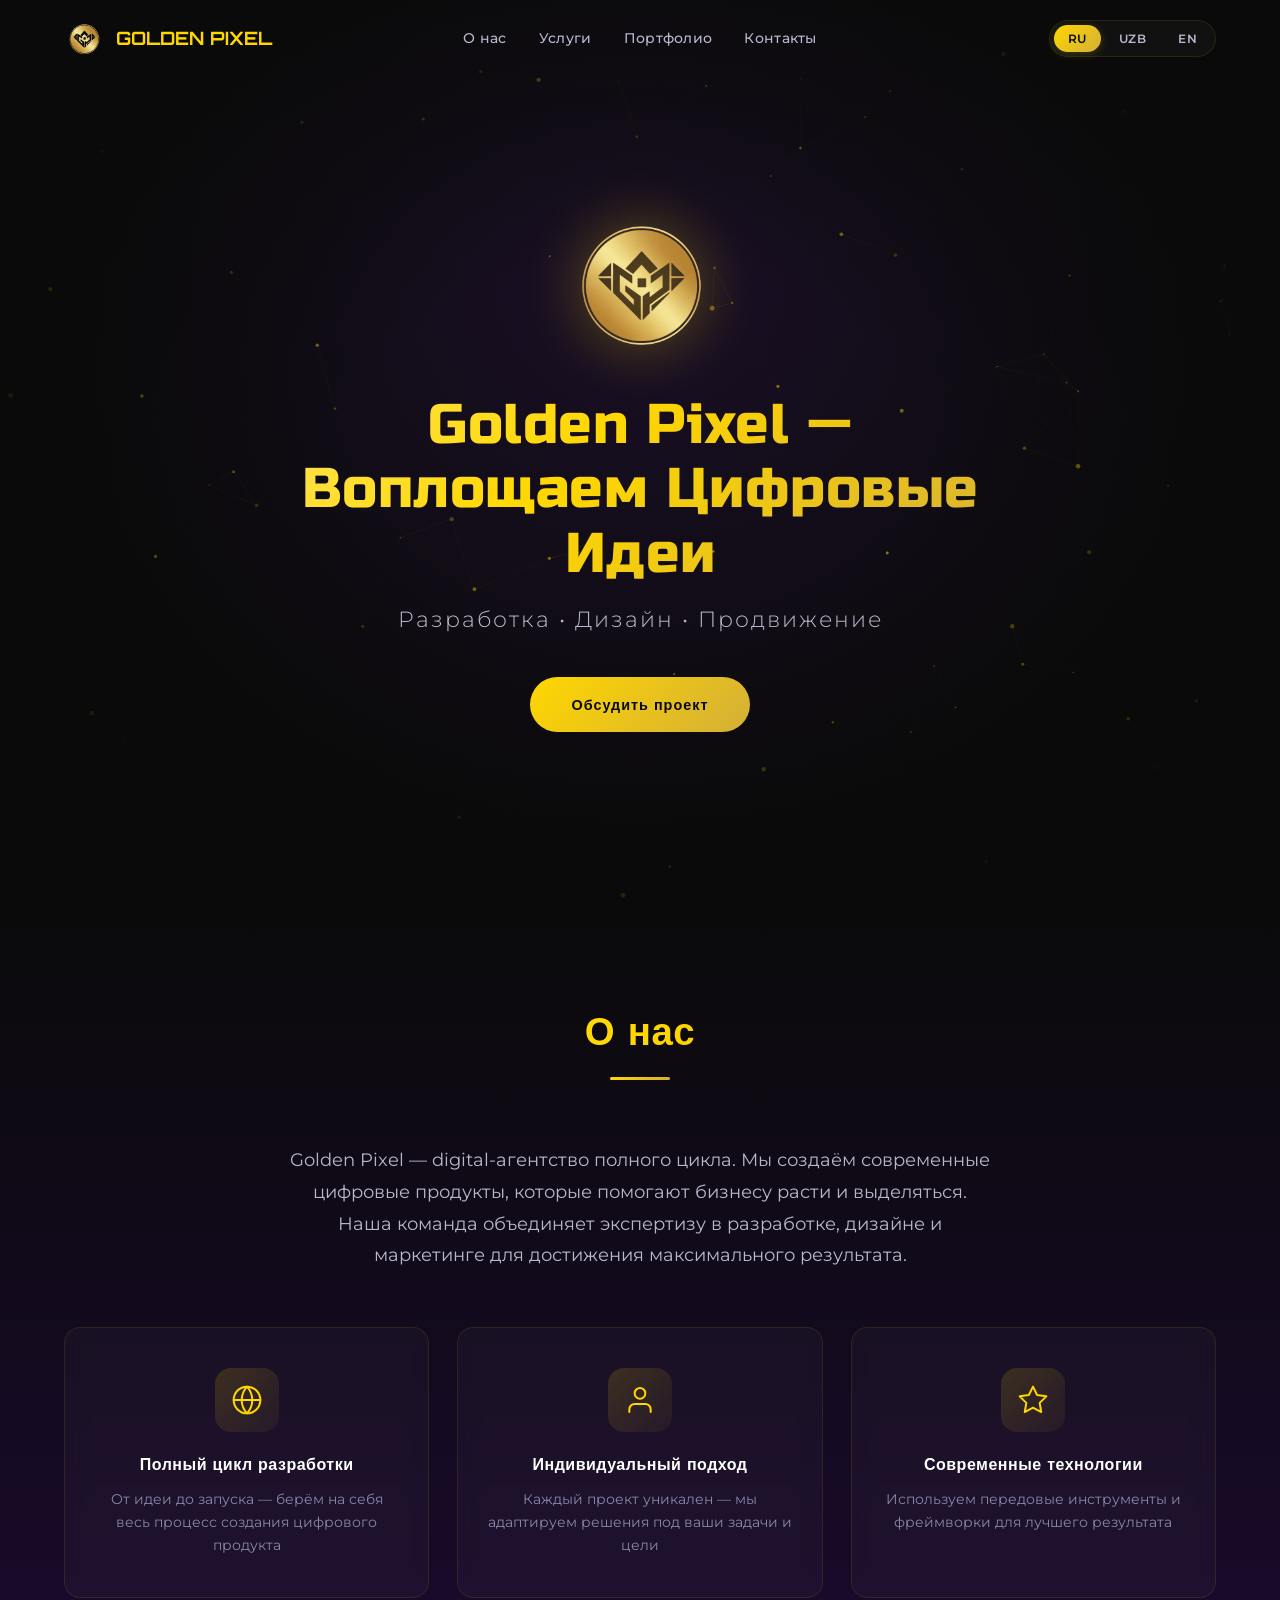
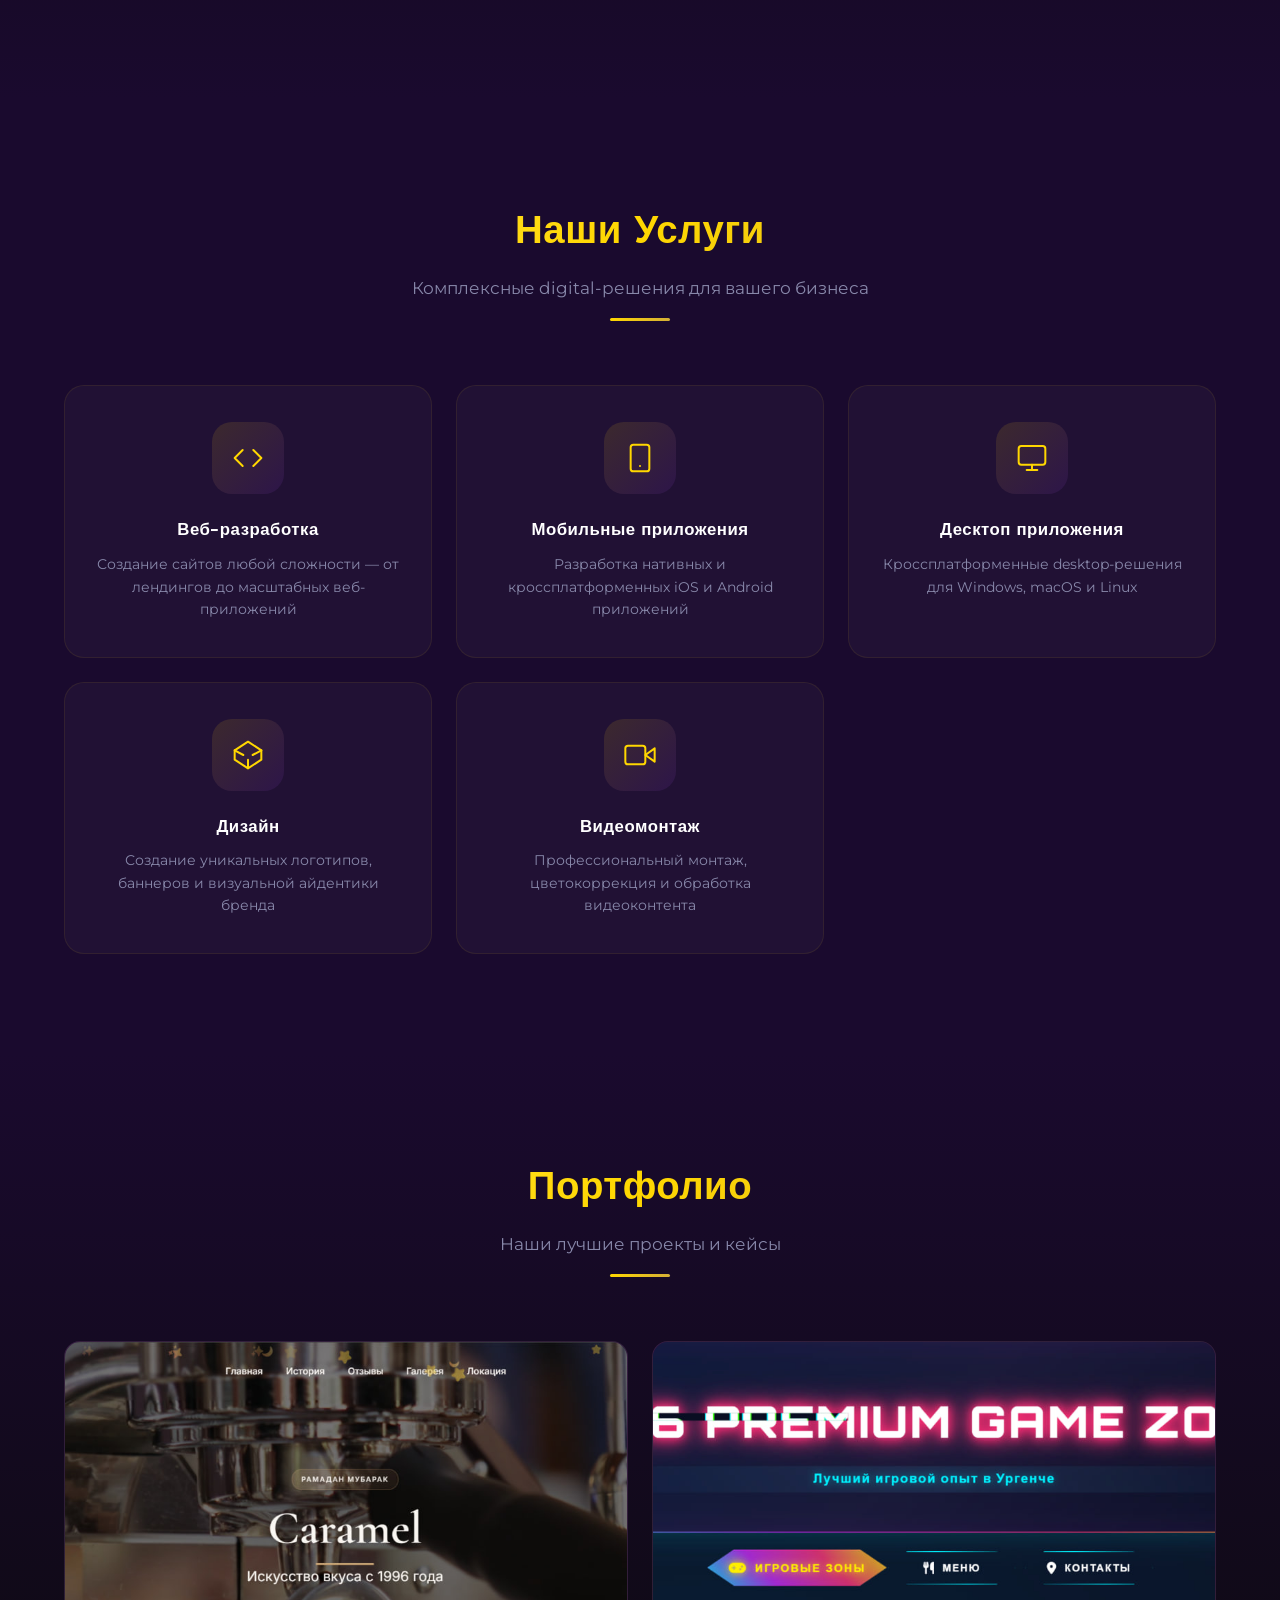
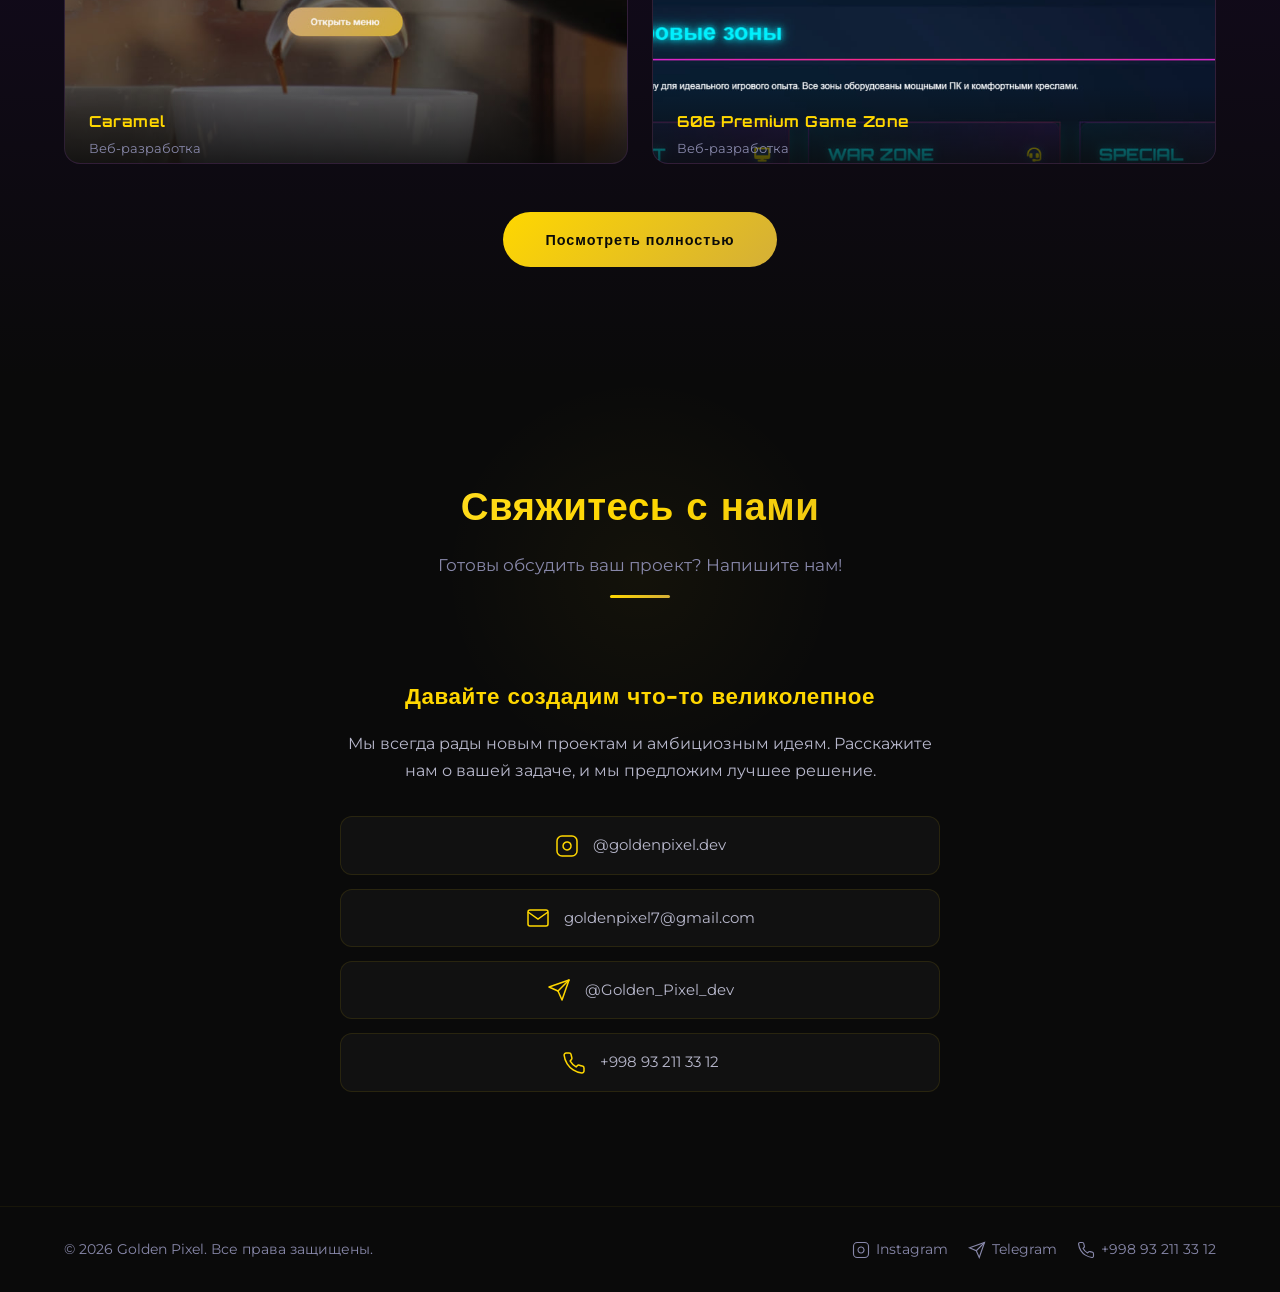
<file: index.html>
<!DOCTYPE html>
<html lang="ru">

<head>
    <meta charset="UTF-8">
    <meta name="viewport" content="width=device-width, initial-scale=1.0">
    <title>Golden Pixel — Воплощаем Цифровые Идеи</title>
    <meta name="description"
        content="Golden Pixel — digital-агентство полного цикла. Веб-разработка, мобильные приложения, дизайн, SMM и видеомонтаж. Премиальное качество, современные технологии.">
    <meta property="og:type" content="website">
    <meta property="og:title" content="Golden Pixel — Воплощаем Цифровые Идеи">
    <meta property="og:description"
        content="Digital-агентство полного цикла. Веб-разработка, мобильные приложения, дизайн, SMM и видеомонтаж.">
    <meta property="og:url" content="https://goldenpixel.dev/">
    <meta property="og:site_name" content="Golden Pixel">
    <meta property="og:locale" content="ru_RU">
    <meta property="og:image" content="https://goldenpixel.dev/og-image.png">
    <meta property="og:image:width" content="1200">
    <meta property="og:image:height" content="630">
    <meta name="twitter:card" content="summary_large_image">
    <meta name="twitter:title" content="Golden Pixel — Воплощаем Цифровые Идеи">
    <meta name="twitter:description"
        content="Digital-агентство полного цикла. Веб-разработка, мобильные приложения, дизайн, SMM и видеомонтаж.">
    <meta name="twitter:image" content="https://goldenpixel.dev/og-image.png">
    <meta name="theme-color" content="#0a0a0a">
    <meta name="color-scheme" content="dark">
    <link rel="icon" type="image/svg+xml"
        href="data:image/svg+xml,%3Csvg xmlns='http://www.w3.org/2000/svg' viewBox='0 0 100 100'%3E%3Cdefs%3E%3ClinearGradient id='g' x1='0%25' y1='0%25' x2='100%25' y2='100%25'%3E%3Cstop offset='0%25' stop-color='%23FFE55C'/%3E%3Cstop offset='50%25' stop-color='%23FFD700'/%3E%3Cstop offset='100%25' stop-color='%23D4AF37'/%3E%3C/linearGradient%3E%3C/defs%3E%3Cpolygon points='50,5 95,50 50,95 5,50' fill='url(%23g)'/%3E%3Cpolygon points='50,30 70,50 50,70 30,50' fill='rgba(10,10,10,0.15)'/%3E%3C/svg%3E">
    <link rel="preconnect" href="https://fonts.googleapis.com">
    <link rel="preconnect" href="https://fonts.gstatic.com" crossorigin>
    <link
        href="https://fonts.googleapis.com/css2?family=Orbitron:wght@400;500;600;700;800;900&family=Montserrat:wght@300;400;500;600;700&family=Russo+One&display=swap"
        rel="stylesheet">
    <link rel="stylesheet" href="style.css">
</head>

<body>
    <a href="#main-content" class="skip-link">Перейти к содержимому</a>

    <svg xmlns="http://www.w3.org/2000/svg" style="position: absolute; width: 0; height: 0; overflow: hidden;"
        aria-hidden="true">
        <defs>
            <linearGradient id="logoGrad" x1="0%" y1="0%" x2="100%" y2="100%">
                <stop offset="0%" style="stop-color:#FFE55C" />
                <stop offset="50%" style="stop-color:#FFD700" />
                <stop offset="100%" style="stop-color:#D4AF37" />
            </linearGradient>
            <filter id="glow">
                <feGaussianBlur stdDeviation="3" result="coloredBlur" />
                <feMerge>
                    <feMergeNode in="coloredBlur" />
                    <feMergeNode in="SourceGraphic" />
                </feMerge>
            </filter>
        </defs>
    </svg>

    <nav class="navbar" id="navbar">
        <div class="container">
            <a href="#hero" class="nav-logo">
                <img src="photo_2025-12-09_22-14-41-removebg-preview.png" alt="Golden Pixel Logo" class="nav-logo-img">
                GOLDEN PIXEL
            </a>
            <div class="nav-links">
                <a href="#about" data-i18n="navAbout">О нас</a>
                <a href="#services" data-i18n="navServices">Услуги</a>
                <a href="#portfolio" data-i18n="navPortfolio">Портфолио</a>
                <a href="#contacts" data-i18n="navContacts">Контакты</a>
            </div>
            <div class="lang-switcher">
                <button class="lang-switcher-btn active" data-lang="ru" onclick="setLanguage('ru')"
                    aria-label="Русский">RU</button>
                <button class="lang-switcher-btn" data-lang="uzb" onclick="setLanguage('uzb')"
                    aria-label="O'zbek">UZB</button>
                <button class="lang-switcher-btn" data-lang="en" onclick="setLanguage('en')"
                    aria-label="English">EN</button>
            </div>
            <button class="nav-burger" id="burger" onclick="toggleMenu()" aria-label="Открыть меню"
                aria-expanded="false" aria-controls="mobileMenu">
                <span></span>
                <span></span>
                <span></span>
            </button>
        </div>
    </nav>

    <div class="mobile-menu" id="mobileMenu">
        <a href="#about" data-i18n="navAbout" onclick="toggleMenu(false)">О нас</a>
        <a href="#services" data-i18n="navServices" onclick="toggleMenu(false)">Услуги</a>
        <a href="#portfolio" data-i18n="navPortfolio" onclick="toggleMenu(false)">Портфолио</a>
        <a href="#contacts" data-i18n="navContacts" onclick="toggleMenu(false)">Контакты</a>
    </div>

    <main id="main-content">
        <section class="hero" id="hero">
            <canvas class="hero-canvas" id="heroCanvas"></canvas>
            <div class="hero-overlay"></div>
            <div class="hero-content">
                <div class="hero-logo">
                    <img src="photo_2025-12-09_22-14-41-removebg-preview.png" alt="Golden Pixel Large Logo">
                </div>
                <h1 data-i18n="heroTitle">Golden Pixel — Воплощаем Цифровые Идеи</h1>
                <p class="hero-subtitle" data-i18n="heroSubtitle">Разработка • Дизайн • Продвижение</p>
                <a href="#contacts" class="btn-primary" data-i18n="heroButton">Обсудить проект</a>
            </div>
        </section>

        <section class="section about" id="about">
            <div class="container">
                <div class="section-header reveal">
                    <h2 data-i18n="aboutTitle">О нас</h2>
                    <div class="section-divider"></div>
                </div>
                <p class="about-text reveal" data-i18n="aboutText">
                    Golden Pixel — digital-агентство полного цикла. Мы создаём современные цифровые продукты, которые
                    помогают бизнесу расти и выделяться. Наша команда объединяет экспертизу в разработке, дизайне и
                    маркетинге для достижения максимального результата.
                </p>
                <div class="advantages-grid">
                    <div class="advantage-card reveal reveal-delay-1">
                        <div class="advantage-icon">
                            <svg viewBox="0 0 24 24" stroke-linecap="round" stroke-linejoin="round">
                                <circle cx="12" cy="12" r="10" />
                                <path
                                    d="M2 12h20M12 2a15.3 15.3 0 0 1 4 10 15.3 15.3 0 0 1-4 10 15.3 15.3 0 0 1-4-10 15.3 15.3 0 0 1 4-10z" />
                            </svg>
                        </div>
                        <h3 data-i18n="advantage1Title">Полный цикл разработки</h3>
                        <p data-i18n="advantage1Text">От идеи до запуска — берём на себя весь процесс создания цифрового
                            продукта</p>
                    </div>
                    <div class="advantage-card reveal reveal-delay-2">
                        <div class="advantage-icon">
                            <svg viewBox="0 0 24 24" stroke-linecap="round" stroke-linejoin="round">
                                <path d="M20 21v-2a4 4 0 0 0-4-4H8a4 4 0 0 0-4 4v2" />
                                <circle cx="12" cy="7" r="4" />
                            </svg>
                        </div>
                        <h3 data-i18n="advantage2Title">Индивидуальный подход</h3>
                        <p data-i18n="advantage2Text">Каждый проект уникален — мы адаптируем решения под ваши задачи и
                            цели</p>
                    </div>
                    <div class="advantage-card reveal reveal-delay-3">
                        <div class="advantage-icon">
                            <svg viewBox="0 0 24 24" stroke-linecap="round" stroke-linejoin="round">
                                <polygon
                                    points="12 2 15.09 8.26 22 9.27 17 14.14 18.18 21.02 12 17.77 5.82 21.02 7 14.14 2 9.27 8.91 8.26 12 2" />
                            </svg>
                        </div>
                        <h3 data-i18n="advantage3Title">Современные технологии</h3>
                        <p data-i18n="advantage3Text">Используем передовые инструменты и фреймворки для лучшего
                            результата</p>
                    </div>
                </div>
            </div>
        </section>

        <section class="section services" id="services">
            <div class="container">
                <div class="section-header reveal">
                    <h2 data-i18n="servicesTitle">Наши Услуги</h2>
                    <p data-i18n="servicesSubtitle">Комплексные digital-решения для вашего бизнеса</p>
                    <div class="section-divider"></div>
                </div>
                <div class="services-grid">
                    <div class="service-card reveal reveal-delay-1">
                        <div class="service-icon">
                            <svg width="32" height="32" viewBox="0 0 24 24" fill="none" stroke="#FFD700"
                                stroke-width="1.5" stroke-linecap="round" stroke-linejoin="round">
                                <polyline points="16 18 22 12 16 6" />
                                <polyline points="8 6 2 12 8 18" />
                            </svg>
                        </div>
                        <h3 data-i18n="service1Title">Веб-разработка</h3>
                        <p data-i18n="service1Text">Создание сайтов любой сложности — от лендингов до масштабных
                            веб-приложений</p>
                    </div>
                    <div class="service-card reveal reveal-delay-2">
                        <div class="service-icon">
                            <svg width="32" height="32" viewBox="0 0 24 24" fill="none" stroke="#FFD700"
                                stroke-width="1.5" stroke-linecap="round" stroke-linejoin="round">
                                <rect x="5" y="2" width="14" height="20" rx="2" ry="2" />
                                <line x1="12" y1="18" x2="12.01" y2="18" />
                            </svg>
                        </div>
                        <h3 data-i18n="service2Title">Мобильные приложения</h3>
                        <p data-i18n="service2Text">Разработка нативных и кроссплатформенных iOS и Android приложений
                        </p>
                    </div>
                    <div class="service-card reveal reveal-delay-3">
                        <div class="service-icon">
                            <svg width="32" height="32" viewBox="0 0 24 24" fill="none" stroke="#FFD700"
                                stroke-width="1.5" stroke-linecap="round" stroke-linejoin="round">
                                <rect x="2" y="3" width="20" height="14" rx="2" ry="2" />
                                <line x1="8" y1="21" x2="16" y2="21" />
                                <line x1="12" y1="17" x2="12" y2="21" />
                            </svg>
                        </div>
                        <h3 data-i18n="service3Title">Десктоп приложения</h3>
                        <p data-i18n="service3Text">Кроссплатформенные desktop-решения для Windows, macOS и Linux</p>
                    </div>
                    <div class="service-card reveal reveal-delay-4">
                        <div class="service-icon">
                            <svg width="32" height="32" viewBox="0 0 24 24" fill="none" stroke="#FFD700"
                                stroke-width="1.5" stroke-linecap="round" stroke-linejoin="round">
                                <path d="M12 2l10 6.5v7L12 22 2 15.5v-7L12 2z" />
                                <line x1="12" y1="22" x2="12" y2="15.5" />
                                <line x1="22" y1="8.5" x2="15.5" y2="12" />
                                <line x1="2" y1="8.5" x2="8.5" y2="12" />
                            </svg>
                        </div>
                        <h3 data-i18n="service4Title">Дизайн</h3>
                        <p data-i18n="service4Text">Создание уникальных логотипов, баннеров и визуальной айдентики
                            бренда</p>
                    </div>
                    <div class="service-card reveal reveal-delay-7">
                        <div class="service-icon">
                            <svg width="32" height="32" viewBox="0 0 24 24" fill="none" stroke="#FFD700"
                                stroke-width="1.5" stroke-linecap="round" stroke-linejoin="round">
                                <polygon points="23 7 16 12 23 17 23 7" />
                                <rect x="1" y="5" width="15" height="14" rx="2" ry="2" />
                            </svg>
                        </div>
                        <h3 data-i18n="service5Title">Видеомонтаж</h3>
                        <p data-i18n="service5Text">Профессиональный монтаж, цветокоррекция и обработка видеоконтента
                        </p>
                    </div>
                </div>
            </div>
        </section>

        <section class="section portfolio" id="portfolio">
            <div class="container">
                <div class="section-header reveal">
                    <h2 data-i18n="portfolioTitle">Портфолио</h2>
                    <p data-i18n="portfolioSubtitle">Наши лучшие проекты и кейсы</p>
                    <div class="section-divider"></div>
                </div>
                <div class="portfolio-grid" id="portfolio-grid">
                    <div class="portfolio-item reveal reveal-delay-1" data-category="sites">
                        <div class="portfolio-images" id="caramel-slider">
                            <img src="caramel.jpg" alt="Caramel" class="portfolio-img active">
                            <img src="caramel_menu.jpg" alt="Caramel Menu" class="portfolio-img">
                        </div>
                        <button class="portfolio-nav prev" onclick="changeSlide(-1)">❮</button>
                        <button class="portfolio-nav next" onclick="changeSlide(1)">❯</button>
                        <div class="portfolio-item-overlay">
                            <h4>Caramel</h4>
                            <p>Веб-разработка</p>
                        </div>
                        <a href="https://caramel-uz.vercel.app/" target="_blank" rel="noopener" class="portfolio-link">
                            Посмотреть сайт →
                        </a>
                    </div>
                    <div class="portfolio-item reveal reveal-delay-2" data-category="sites">
                        <div class="portfolio-images" id="606-slider">
                            <img src="606.jpg" alt="606 Premium Game Zone" class="portfolio-img active">
                            <img src="606_menu.jpg" alt="606 Premium Game Zone Menu" class="portfolio-img">
                        </div>
                        <button class="portfolio-nav prev" onclick="changeSlide606(-1)">❮</button>
                        <button class="portfolio-nav next" onclick="changeSlide606(1)">❯</button>
                        <div class="portfolio-item-overlay">
                            <h4>606 Premium Game Zone</h4>
                            <p>Веб-разработка</p>
                        </div>
                        <a href="https://606gameclub.netlify.app/" target="_blank" rel="noopener" class="portfolio-link">
                            Посмотреть сайт →
                        </a>
                    </div>
                </div>
                <div class="portfolio-more reveal reveal-delay-3" style="text-align: center; margin-top: 48px;">
                    <a href="portfolio.html" class="btn-primary" data-i18n="portfolioButton">Посмотреть полностью</a>
                </div>
            </div>
        </section>

        <section class="section contacts" id="contacts">
            <div class="container">
                <div class="section-header reveal">
                    <h2 data-i18n="contactsTitle">Свяжитесь с нами</h2>
                    <p data-i18n="contactsSubtitle">Готовы обсудить ваш проект? Напишите нам!</p>
                    <div class="section-divider"></div>
                </div>
                <div class="contacts-wrapper">
                    <div class="contacts-info reveal">
                        <h3 data-i18n="contactsHeading">Давайте создадим что-то великолепное</h3>
                        <p data-i18n="contactsText">Мы всегда рады новым проектам и амбициозным идеям. Расскажите нам о
                            вашей задаче, и мы предложим лучшее решение.</p>
                        <a href="https://www.instagram.com/goldenpixel.dev?igsh=MXcyejk4MjA0ZHF1ZQ==" target="_blank"
                            rel="noopener" class="contact-link">
                            <svg viewBox="0 0 24 24">
                                <rect x="2" y="2" width="20" height="20" rx="5" ry="5" />
                                <path d="M16 11.37A4 4 0 1 1 12.63 8 4 4 0 0 1 16 11.37z" />
                                <line x1="17.5" y1="6.5" x2="17.51" y2="6.5" />
                            </svg>
                            <span>@goldenpixel.dev</span>
                        </a>
                        <a href="mailto:goldenpixel7@gmail.com" class="contact-link">
                            <svg viewBox="0 0 24 24">
                                <path d="M4 4h16c1.1 0 2 .9 2 2v12c0 1.1-.9 2-2 2H4c-1.1 0-2-.9-2-2V6c0-1.1.9-2 2-2z" />
                                <polyline points="22,6 12,13 2,6" />
                            </svg>
                            <span>goldenpixel7@gmail.com</span>
                        </a>
                        <a href="https://t.me/Golden_Pixel_dev" target="_blank" rel="noopener" class="contact-link">
                            <svg viewBox="0 0 24 24" fill="none" stroke="currentColor" stroke-width="2"
                                stroke-linecap="round" stroke-linejoin="round">
                                <line x1="22" y1="2" x2="11" y2="13"></line>
                                <polygon points="22 2 15 22 11 13 2 9 22 2"></polygon>
                            </svg>
                            <span>@Golden_Pixel_dev</span>
                        </a>
                        <a href="tel:+998932113312" class="contact-link">
                            <svg viewBox="0 0 24 24" fill="none" stroke="currentColor" stroke-width="2"
                                stroke-linecap="round" stroke-linejoin="round">
                                <path
                                    d="M22 16.92v3a2 2 0 0 1-2.18 2 19.79 19.79 0 0 1-8.63-3.07 19.5 19.5 0 0 1-6-6 19.79 19.79 0 0 1-3.07-8.67A2 2 0 0 1 4.11 2h3a2 2 0 0 1 2 1.72 12.84 12.84 0 0 0 .7 2.81 2 2 0 0 1-.45 2.11L8.09 9.91a16 16 0 0 0 6 6l1.27-1.27a2 2 0 0 1 2.11-.45 12.84 12.84 0 0 0 2.81.7A2 2 0 0 1 22 16.92z">
                                </path>
                            </svg>
                            <span>+998 93 211 33 12</span>
                        </a>
                    </div>
                </div>
            </div>
        </section>
    </main>

    <footer class="footer">
        <div class="container">
            <span class="footer-copy">&copy; <span id="year"></span> Golden Pixel. <span data-i18n="footerCopyright">Все
                    права защищены.</span></span>
            <div class="footer-links">
                <a href="https://www.instagram.com/goldenpixel.dev?igsh=MXcyejk4MjA0ZHF1ZQ==" target="_blank"
                    rel="noopener">
                    <svg viewBox="0 0 24 24" fill="none" stroke="currentColor" stroke-width="1.5">
                        <rect x="2" y="2" width="20" height="20" rx="5" ry="5" />
                        <path d="M16 11.37A4 4 0 1 1 12.63 8 4 4 0 0 1 16 11.37z" />
                        <line x1="17.5" y1="6.5" x2="17.51" y2="6.5" />
                    </svg>
                    Instagram
                </a>
                <a href="https://t.me/Golden_Pixel_dev" target="_blank" rel="noopener">
                    <svg viewBox="0 0 24 24" fill="none" stroke="currentColor" stroke-width="1.5">
                        <line x1="22" y1="2" x2="11" y2="13"></line>
                        <polygon points="22 2 15 22 11 13 2 9 22 2"></polygon>
                    </svg>
                    Telegram
                </a>
                <a href="tel:+998932113312">
                    <svg viewBox="0 0 24 24" fill="none" stroke="currentColor" stroke-width="1.5" stroke-linecap="round"
                        stroke-linejoin="round">
                        <path
                            d="M22 16.92v3a2 2 0 0 1-2.18 2 19.79 19.79 0 0 1-8.63-3.07 19.5 19.5 0 0 1-6-6 19.79 19.79 0 0 1-3.07-8.67A2 2 0 0 1 4.11 2h3a2 2 0 0 1 2 1.72 12.84 12.84 0 0 0 .7 2.81 2 2 0 0 1-.45 2.11L8.09 9.91a16 16 0 0 0 6 6l1.27-1.27a2 2 0 0 1 2.11-.45 12.84 12.84 0 0 0 2.81.7A2 2 0 0 1 22 16.92z">
                        </path>
                    </svg>
                    +998 93 211 33 12
                </a>
            </div>
        </div>
    </footer>

    <script src="translations.js"></script>
    <script src="script.js"></script>
</body>

</html>
</file>
<file: style.css>
*,
*::before,
*::after {
    margin: 0;
    padding: 0;
    box-sizing: border-box;
}

.skip-link {
    position: absolute;
    top: -100px;
    left: 24px;
    z-index: 10000;
    padding: 12px 24px;
    background: var(--gold);
    color: var(--bg-dark);
    font-family: 'Orbitron', sans-serif;
    font-weight: 600;
    font-size: 0.9rem;
    border-radius: 8px;
    transition: top 0.3s ease;
}

.skip-link:focus {
    top: 24px;
    outline: 2px solid var(--gold-light);
    outline-offset: 2px;
}

:root {
    --gold: #FFD700;
    --gold-dark: #D4AF37;
    --gold-light: #FFE55C;
    --purple-deep: #2D1B4E;
    --purple: #4A1F7A;
    --purple-light: #6B3FA0;
    --bg-dark: #0a0a0a;
    --bg-purple: #1a0a2e;
    --text-primary: #ffffff;
    --text-secondary: #b8b8cc;
    --text-muted: #8888aa;
    --card-bg: rgba(255, 255, 255, 0.03);
    --card-border: rgba(255, 215, 0, 0.1);
    --glow-gold: 0 0 30px rgba(255, 215, 0, 0.3);
    --glow-gold-strong: 0 0 50px rgba(255, 215, 0, 0.5), 0 0 100px rgba(255, 215, 0, 0.2);
}

html {
    scroll-behavior: smooth;
}

body {
    font-family: 'Montserrat', sans-serif;
    background: var(--bg-dark);
    color: var(--text-primary);
    overflow-x: hidden;
    line-height: 1.6;
    width: 100%;
    position: relative;
}

html {
    scroll-behavior: smooth;
    overflow-x: hidden;
    width: 100%;
}

h1,
h2,
h3,
h4,
h5,
h6 {
    font-family: 'Orbitron', sans-serif;
    letter-spacing: 0.5px;
    overflow-wrap: break-word;
    word-wrap: break-word;
}

a {
    text-decoration: none;
    color: inherit;
}

a:focus-visible,
button:focus-visible,
input:focus-visible,
textarea:focus-visible {
    outline: 2px solid var(--gold);
    outline-offset: 2px;
}

ul {
    list-style: none;
}

.container {
    max-width: 1200px;
    margin: 0 auto;
    padding: 0 24px;
}

.navbar {
    position: fixed;
    top: 0;
    left: 0;
    width: 100%;
    z-index: 1000;
    padding: 18px 0;
    transition: all 0.4s cubic-bezier(0.4, 0, 0.2, 1);
}

.navbar.scrolled {
    padding: 10px 0;
    background: rgba(10, 10, 10, 0.92);
    backdrop-filter: blur(20px);
    -webkit-backdrop-filter: blur(20px);
    border-bottom: 1px solid rgba(255, 215, 0, 0.08);
}

.navbar .container {
    display: flex;
    align-items: center;
    justify-content: space-between;
    position: relative;
}

.nav-logo {
    display: flex;
    align-items: center;
    gap: 12px;
    font-family: 'Orbitron', sans-serif;
    font-weight: 700;
    font-size: 1.15rem;
    color: var(--gold);
}

.nav-logo-img {
    height: 40px;
    width: auto;
    object-fit: contain;
}

.nav-links {
    display: flex;
    gap: 32px;
    align-items: center;
    position: absolute;
    left: 50%;
    transform: translateX(-50%);
}

.nav-links a {
    font-size: 0.88rem;
    font-weight: 500;
    color: var(--text-secondary);
    transition: color 0.3s;
    position: relative;
    letter-spacing: 0.3px;
}

.nav-links a::after {
    content: '';
    position: absolute;
    bottom: -4px;
    left: 0;
    width: 0;
    height: 2px;
    background: var(--gold);
    transition: width 0.3s;
}

.nav-links a:hover {
    color: var(--gold);
}

.nav-links a:hover::after {
    width: 100%;
}

.lang-switcher {
    display: flex;
    align-items: center;
    gap: 4px;
    margin-left: auto;
    background: rgba(255, 255, 255, 0.03);
    border: 1px solid rgba(255, 215, 0, 0.1);
    border-radius: 30px;
    padding: 4px;
}

.lang-switcher-btn {
    font-family: 'Montserrat', sans-serif;
    font-size: 0.75rem;
    font-weight: 600;
    padding: 6px 14px;
    background: transparent;
    border: none;
    border-radius: 20px;
    color: var(--text-secondary);
    cursor: pointer;
    transition: all 0.3s ease;
    letter-spacing: 0.5px;
}

.lang-switcher-btn:hover {
    color: var(--gold);
    background: rgba(255, 215, 0, 0.05);
}

.lang-switcher-btn.active {
    background: linear-gradient(135deg, var(--gold), var(--gold-dark));
    color: var(--bg-dark);
    box-shadow: 0 2px 8px rgba(255, 215, 0, 0.2);
}

.nav-back-btn {
    font-size: 0.88rem !important;
    font-weight: 500 !important;
    padding: 10px 24px !important;
    background: transparent !important;
    border: 1px solid rgba(255, 215, 0, 0.3) !important;
    color: var(--text-secondary) !important;
    border-radius: 30px !important;
    transition: all 0.3s ease !important;
    letter-spacing: 0.3px !important;
}

.nav-back-btn:hover {
    background: rgba(255, 215, 0, 0.1) !important;
    border-color: var(--gold) !important;
    color: var(--gold) !important;
    transform: translateY(-1px) !important;
    box-shadow: 0 4px 12px rgba(255, 215, 0, 0.15) !important;
}

.nav-back-icon {
    display: flex;
    align-items: center;
    justify-content: center;
    width: 44px;
    height: 44px;
    margin-left: 16px;
    background: transparent;
    border: 1px solid rgba(255, 215, 0, 0.3);
    color: var(--text-secondary);
    border-radius: 50%;
    transition: all 0.3s ease;
}

.nav-back-icon:hover {
    background: rgba(255, 215, 0, 0.1);
    border-color: var(--gold);
    color: var(--gold);
    transform: translateY(-2px);
    box-shadow: 0 4px 12px rgba(255, 215, 0, 0.15);
}

.nav-back-icon svg {
    width: 20px;
    height: 20px;
    transition: transform 0.3s ease;
}

.nav-back-icon:hover svg {
    transform: translateX(-2px);
}

.mobile-lang-switcher {
    display: flex;
    gap: 8px;
    margin-top: 20px;
    padding-top: 20px;
    border-top: 1px solid rgba(255, 215, 0, 0.1);
}

.mobile-lang-switcher .lang-switcher-btn {
    flex: 1;
    padding: 10px;
    font-size: 0.9rem;
}

.nav-burger {
    display: none;
    flex-direction: column;
    gap: 5px;
    cursor: pointer;
    padding: 4px;
    z-index: 1001;
    background: none;
    border: none;
}

.nav-burger span {
    width: 26px;
    height: 2px;
    background: var(--gold);
    border-radius: 2px;
    transition: all 0.3s;
}

.nav-burger.active span:nth-child(1) {
    transform: rotate(45deg) translate(5px, 5px);
}

.nav-burger.active span:nth-child(2) {
    opacity: 0;
}

.nav-burger.active span:nth-child(3) {
    transform: rotate(-45deg) translate(5px, -5px);
}

.hero {
    position: relative;
    min-height: 100vh;
    display: flex;
    align-items: center;
    justify-content: center;
    overflow: hidden;
    background: radial-gradient(ellipse at 50% 30%, rgba(74, 31, 122, 0.25) 0%, var(--bg-dark) 70%);
}

.hero-canvas {
    position: absolute;
    top: 0;
    left: 0;
    width: 100%;
    height: 100%;
    z-index: 1;
}

.hero-overlay {
    position: absolute;
    top: 0;
    left: 0;
    width: 100%;
    height: 100%;
    background: radial-gradient(ellipse at center, transparent 30%, var(--bg-dark) 80%);
    z-index: 2;
}

.hero-content {
    position: relative;
    z-index: 3;
    text-align: center;
    max-width: 800px;
    padding: 40px 24px 0;
    will-change: transform, opacity;
}

.hero-logo {
    width: 160px;
    height: 160px;
    margin: 0 auto 32px;
    animation: floatLogo 6s ease-in-out infinite;
}

.hero-logo img {
    width: 100%;
    height: 100%;
    object-fit: contain;
    filter: drop-shadow(0 0 30px rgba(255, 215, 0, 0.4));
}

@keyframes floatLogo {

    0%,
    100% {
        transform: translateY(0);
    }

    50% {
        transform: translateY(-12px);
    }
}

.hero h1 {
    font-size: clamp(2rem, 5vw, 3.5rem);
    font-family: 'Russo One', 'Orbitron', sans-serif;
    font-weight: 400;
    line-height: 1.15;
    margin-bottom: 16px;
    background: linear-gradient(135deg, var(--gold-light) 0%, var(--gold) 40%, var(--gold-dark) 100%);
    -webkit-background-clip: text;
    -webkit-text-fill-color: transparent;
    background-clip: text;
}

.hero-subtitle {
    font-size: clamp(1rem, 2.5vw, 1.35rem);
    font-weight: 300;
    color: var(--text-secondary);
    margin-bottom: 40px;
    letter-spacing: 2px;
}

.btn-primary {
    display: inline-block;
    font-family: 'Orbitron', sans-serif;
    font-size: 0.9rem;
    font-weight: 600;
    padding: 16px 42px;
    background: linear-gradient(135deg, var(--gold) 0%, var(--gold-dark) 100%);
    color: var(--bg-dark);
    border: none;
    border-radius: 50px;
    cursor: pointer;
    transition: all 0.4s cubic-bezier(0.4, 0, 0.2, 1);
    letter-spacing: 1px;
    position: relative;
    overflow: hidden;
}

.btn-primary::before {
    content: '';
    position: absolute;
    top: 0;
    left: -100%;
    width: 100%;
    height: 100%;
    background: linear-gradient(90deg, transparent, rgba(255, 255, 255, 0.3), transparent);
    transition: left 0.5s;
}

.btn-primary:hover {
    transform: translateY(-3px) scale(1.04);
    box-shadow: var(--glow-gold-strong);
}

.btn-primary:hover::before {
    left: 100%;
}

.section {
    padding: 100px 0;
    position: relative;
    overflow: hidden;
}

.section-header {
    text-align: center;
    margin-bottom: 64px;
}

.section-header h2 {
    font-size: clamp(1.6rem, 3.5vw, 2.4rem);
    font-weight: 700;
    margin-bottom: 16px;
    background: linear-gradient(135deg, var(--gold-light), var(--gold), var(--gold-dark));
    -webkit-background-clip: text;
    -webkit-text-fill-color: transparent;
    background-clip: text;
}

.section-header p {
    font-size: 1.05rem;
    color: var(--text-muted);
    max-width: 560px;
    margin: 0 auto;
}

.section-divider {
    width: 60px;
    height: 3px;
    background: linear-gradient(90deg, var(--gold), var(--gold-dark));
    margin: 16px auto 0;
    border-radius: 2px;
}

.about {
    background: linear-gradient(180deg, var(--bg-dark) 0%, var(--bg-purple) 100%);
}

.about-text {
    text-align: center;
    max-width: 700px;
    margin: 0 auto 56px;
    font-size: 1.1rem;
    color: var(--text-secondary);
    line-height: 1.8;
}

.advantages-grid {
    display: grid;
    grid-template-columns: repeat(3, 1fr);
    gap: 28px;
    width: 100%;
}

.advantage-card {
    background: var(--card-bg);
    border: 1px solid var(--card-border);
    border-radius: 16px;
    padding: 40px 28px;
    text-align: center;
    transition: all 0.4s cubic-bezier(0.4, 0, 0.2, 1);
    backdrop-filter: blur(10px);
}

.advantage-card:hover {
    transform: translateY(-6px);
    border-color: rgba(255, 215, 0, 0.3);
    box-shadow: var(--glow-gold);
}

.advantage-icon {
    width: 64px;
    height: 64px;
    margin: 0 auto 20px;
    background: linear-gradient(135deg, rgba(255, 215, 0, 0.15), rgba(212, 175, 55, 0.05));
    border-radius: 16px;
    display: flex;
    align-items: center;
    justify-content: center;
}

.advantage-icon svg {
    width: 32px;
    height: 32px;
    stroke: var(--gold);
    fill: none;
    stroke-width: 1.5;
}

.advantage-card h3 {
    font-size: 1rem;
    font-weight: 600;
    margin-bottom: 10px;
    color: var(--text-primary);
}

.advantage-card p {
    font-size: 0.9rem;
    color: var(--text-muted);
    line-height: 1.6;
}

.services {
    background: var(--bg-purple);
}

.services-grid {
    display: grid;
    grid-template-columns: repeat(auto-fit, minmax(280px, 1fr));
    gap: 24px;
    width: 100%;
}

.service-card {
    background: rgba(255, 255, 255, 0.03);
    border: 1px solid rgba(255, 215, 0, 0.08);
    border-radius: 20px;
    padding: 36px 28px;
    text-align: center;
    transition: all 0.45s cubic-bezier(0.4, 0, 0.2, 1);
    position: relative;
    overflow: hidden;
}

.service-card::before {
    content: '';
    position: absolute;
    top: 0;
    left: 0;
    right: 0;
    height: 3px;
    background: linear-gradient(90deg, transparent, var(--gold), transparent);
    opacity: 0;
    transition: opacity 0.4s;
}

.service-card:hover {
    transform: translateY(-8px);
    border-color: rgba(255, 215, 0, 0.25);
    box-shadow: 0 20px 60px rgba(0, 0, 0, 0.4), 0 0 40px rgba(255, 215, 0, 0.1);
    background: rgba(255, 255, 255, 0.05);
}

.service-card:hover::before {
    opacity: 1;
}

.service-icon {
    width: 72px;
    height: 72px;
    margin: 0 auto 22px;
    background: linear-gradient(135deg, rgba(255, 215, 0, 0.12), rgba(74, 31, 122, 0.3));
    border-radius: 20px;
    display: flex;
    align-items: center;
    justify-content: center;
    font-size: 2rem;
    transition: all 0.4s;
}

.service-card:hover .service-icon {
    transform: scale(1.1) rotate(5deg);
    box-shadow: 0 0 25px rgba(255, 215, 0, 0.2);
}

.service-card h3 {
    font-size: 1.05rem;
    font-weight: 600;
    margin-bottom: 10px;
    color: var(--text-primary);
}

.service-card p {
    font-size: 0.88rem;
    color: var(--text-muted);
    line-height: 1.6;
}

.portfolio {
    background: linear-gradient(180deg, var(--bg-purple) 0%, var(--bg-dark) 100%);
}

.portfolio-tabs~.portfolio-grid .portfolio-item.reveal,
.portfolio-tabs~.portfolio-grid .portfolio-item.reveal.visible,
.portfolio .portfolio-item.reveal {
    opacity: 1 !important;
    transform: translateY(0) !important;
}

.portfolio .reveal.visible,
.portfolio .reveal {
    opacity: 1 !important;
    transform: translateY(0) !important;
}

.portfolio-grid .portfolio-item {
    opacity: 1 !important;
    transform: translateY(0) !important;
}

.portfolio-tabs {
    display: flex;
    justify-content: center;
    gap: 12px;
    margin-bottom: 40px;
    flex-wrap: wrap;
}

.portfolio-tab {
    font-family: 'Montserrat', sans-serif;
    font-size: 0.85rem;
    font-weight: 500;
    padding: 10px 24px;
    border: 1px solid rgba(255, 215, 0, 0.15);
    border-radius: 30px;
    background: transparent;
    color: var(--text-secondary);
    cursor: pointer;
    transition: all 0.3s;
}

.portfolio-tab:hover,
.portfolio-tab.active {
    background: linear-gradient(135deg, var(--gold), var(--gold-dark));
    color: var(--bg-dark);
    border-color: var(--gold);
    box-shadow: 0 0 20px rgba(255, 215, 0, 0.2);
}

.portfolio-grid {
    display: grid;
    grid-template-columns: repeat(auto-fit, minmax(280px, 1fr));
    gap: 24px;
    width: 100%;
}

.portfolio-item {
    position: relative;
    border-radius: 16px;
    overflow: hidden;
    aspect-ratio: 4/3;
    background: linear-gradient(135deg, rgba(74, 31, 122, 0.4), rgba(45, 27, 78, 0.6));
    border: 1px solid rgba(255, 215, 0, 0.06);
    cursor: pointer;
    transition: all 0.4s;
}

.portfolio-item:hover {
    transform: translateY(-4px);
    box-shadow: 0 16px 48px rgba(0, 0, 0, 0.4);
    border-color: rgba(255, 215, 0, 0.2);
}

.portfolio-placeholder {
    width: 100%;
    height: 100%;
    display: flex;
    flex-direction: column;
    align-items: center;
    justify-content: center;
    gap: 12px;
    transition: all 0.4s;
}

.portfolio-placeholder svg {
    width: 48px;
    height: 48px;
    color: var(--gold);
    stroke: currentColor;
}

.portfolio-img {
width: 100%;
height: 100%;
object-fit: cover;
object-position: center;
transition: transform 0.4s ease;
}
.portfolio-images {
    display: flex;
    width: 100%;
    height: 100%;
    position: relative;
    overflow: hidden;
}

.portfolio-images .portfolio-img {
    position: absolute;
    top: 0;
    left: 0;
    width: 100%;
    height: 100%;
    object-fit: cover;
    object-position: center;
    opacity: 0;
    transition: opacity 0.4s ease;
}

.portfolio-images .portfolio-img.active {
    opacity: 1;
}

.portfolio-link {
    position: absolute;
    bottom: 0;
    left: 0;
    right: 0;
    padding: 12px 24px;
    background: linear-gradient(135deg, var(--gold), var(--gold-dark));
    color: var(--bg-dark);
    font-family: 'Orbitron', sans-serif;
    font-size: 0.85rem;
    font-weight: 600;
    text-align: center;
    text-decoration: none;
    transform: translateY(100%);
    transition: transform 0.3s ease;
    z-index: 10;
background: linear-gradient(135deg, var(--gold), var(--gold-dark));
color: var(--bg-dark);
font-family: 'Orbitron', sans-serif;
font-size: 0.85rem;
font-weight: 600;
text-align: center;
text-decoration: none;
transform: translateY(100%);
transition: transform 0.3s ease;
z-index: 10;
}

.portfolio-item:hover .portfolio-link {
transform: translateY(0);
}

.portfolio-link:hover {
background: linear-gradient(135deg, var(--gold-light), var(--gold));
}

.portfolio-nav {
    position: absolute;
    top: 50%;
    transform: translateY(-50%);
    width: 40px;
    height: 40px;
    border: none;
    border-radius: 50%;
    background: rgba(10, 10, 10, 0.7);
    color: var(--gold);
    font-size: 1.2rem;
    cursor: pointer;
    opacity: 0;
    transition: all 0.3s ease;
    z-index: 20;
    display: flex;
    align-items: center;
    justify-content: center;
}

.portfolio-item:hover .portfolio-nav {
    opacity: 1;
}

.portfolio-nav:hover {
    background: var(--gold);
    color: var(--bg-dark);
}

.portfolio-nav.prev {
    left: 12px;
}

.portfolio-nav.next {
    right: 12px;
}

.portfolio-item-overlay {
    position: absolute;
    bottom: 0;
    left: 0;
    right: 0;
    padding: 24px;
    background: linear-gradient(0deg, rgba(10, 10, 10, 0.95) 0%, transparent 100%);
    transform: translateY(20px);
    opacity: 1;
    transition: all 0.4s;
}

.portfolio-item:hover .portfolio-item-overlay {
    transform: translateY(100%);
    opacity: 0;
}

.portfolio-item-overlay h4 {
    font-size: 0.95rem;
    color: var(--gold);
    margin-bottom: 4px;
}

.portfolio-item-overlay p {
    font-size: 0.8rem;
    color: var(--text-muted);
}

.magnum-gallery-modal {
    position: fixed;
    top: 0;
    left: 0;
    width: 100%;
    height: 100%;
    background: rgba(0, 0, 0, 0.95);
    backdrop-filter: blur(10px);
    z-index: 1000;
    display: flex;
    align-items: center;
    justify-content: center;
    animation: fadeIn 0.3s ease;
}

.magnum-gallery-content {
    position: relative;
    max-width: 90vw;
    max-height: 90vh;
    display: flex;
    align-items: center;
    justify-content: center;
}

.magnum-gallery-slider {
    position: relative;
    width: 100%;
    height: 100%;
    display: flex;
    align-items: center;
    justify-content: center;
}

.magnum-gallery-img {
    max-width: 100%;
    max-height: 90vh;
    object-fit: contain;
    position: absolute;
    opacity: 0;
    transition: opacity 0.4s ease;
    border-radius: 8px;
    box-shadow: 0 20px 60px rgba(0, 0, 0, 0.8);
}

.magnum-gallery-img.active {
    opacity: 1;
    position: relative;
}

.magnum-gallery-close {
    position: absolute;
    top: -40px;
    right: 0;
    background: none;
    border: none;
    color: var(--gold);
    font-size: 2rem;
    cursor: pointer;
    transition: all 0.3s ease;
    z-index: 10;
}

.magnum-gallery-close:hover {
    color: var(--gold-light);
    transform: scale(1.1);
}

.magnum-gallery-nav {
    position: absolute;
    top: 50%;
    transform: translateY(-50%);
    width: 50px;
    height: 50px;
    border: none;
    border-radius: 50%;
    background: rgba(255, 215, 0, 0.9);
    color: var(--bg-dark);
    font-size: 1.5rem;
    cursor: pointer;
    transition: all 0.3s ease;
    z-index: 10;
    display: flex;
    align-items: center;
    justify-content: center;
}

.magnum-gallery-nav:hover {
    background: var(--gold);
    transform: translateY(-50%) scale(1.1);
}

.magnum-gallery-nav.prev {
    left: 20px;
}

.magnum-gallery-nav.next {
    right: 20px;
}

.magnum-gallery-dots {
    position: absolute;
    bottom: -40px;
    left: 50%;
    transform: translateX(-50%);
    display: flex;
    gap: 12px;
}

.magnum-gallery-dots .dot {
    width: 12px;
    height: 12px;
    border-radius: 50%;
    background: rgba(255, 215, 0, 0.3);
    cursor: pointer;
    transition: all 0.3s ease;
}

.magnum-gallery-dots .dot.active {
    background: var(--gold);
    transform: scale(1.2);
}

@keyframes fadeIn {
    from {
        opacity: 0;
    }
    to {
        opacity: 1;
    }
}

.contacts {
    background: var(--bg-dark);
    position: relative;
}

.contacts::before {
    content: '';
    position: absolute;
    top: 0;
    left: 50%;
    transform: translateX(-50%);
    width: 400px;
    height: 400px;
    background: radial-gradient(circle, rgba(255, 215, 0, 0.04) 0%, transparent 70%);
    pointer-events: none;
}

.contacts-wrapper {
    display: flex;
    justify-content: center;
    align-items: center;
    width: 100%;
}

.contacts-info {
    padding-top: 16px;
    max-width: 600px;
    text-align: center;
}

.contacts-info h3 {
    font-size: 1.4rem;
    color: var(--gold);
    margin-bottom: 16px;
}

.contacts-info p {
    color: var(--text-secondary);
    margin-bottom: 32px;
    line-height: 1.7;
}

.contact-link {
    display: flex;
    align-items: center;
    justify-content: center;
    gap: 14px;
    padding: 16px 20px;
    background: var(--card-bg);
    border: 1px solid var(--card-border);
    border-radius: 12px;
    margin-bottom: 14px;
    transition: all 0.3s;
}

.contact-link:hover {
    border-color: rgba(255, 215, 0, 0.3);
    transform: translateX(6px);
    box-shadow: var(--glow-gold);
}

.contact-link svg {
    width: 24px;
    height: 24px;
    stroke: var(--gold);
    fill: none;
    stroke-width: 1.5;
    flex-shrink: 0;
}

.contact-link span {
    font-size: 0.95rem;
    color: var(--text-secondary);
}

.contact-form {
    background: rgba(255, 255, 255, 0.02);
    border: 1px solid rgba(255, 215, 0, 0.08);
    border-radius: 20px;
    padding: 36px;
    backdrop-filter: blur(10px);
}

.form-group {
    margin-bottom: 20px;
}

.form-group label {
    display: block;
    font-size: 0.85rem;
    font-weight: 500;
    color: var(--text-secondary);
    margin-bottom: 8px;
    letter-spacing: 0.3px;
}

.form-group input,
.form-group textarea {
    width: 100%;
    padding: 14px 18px;
    background: rgba(255, 255, 255, 0.04);
    border: 1px solid rgba(255, 215, 0, 0.1);
    border-radius: 12px;
    color: var(--text-primary);
    font-family: 'Montserrat', sans-serif;
    font-size: 0.95rem;
    transition: all 0.3s;
    outline: none;
}

.form-group input:focus,
.form-group textarea:focus {
    border-color: rgba(255, 215, 0, 0.4);
    box-shadow: 0 0 20px rgba(255, 215, 0, 0.08);
}

.form-group textarea {
    resize: vertical;
    min-height: 120px;
}

.form-group input::placeholder,
.form-group textarea::placeholder {
    color: var(--text-muted);
    opacity: 0.6;
}

.btn-submit {
    width: 100%;
    padding: 16px;
    font-family: 'Orbitron', sans-serif;
    font-size: 0.9rem;
    font-weight: 600;
    background: linear-gradient(135deg, var(--gold), var(--gold-dark));
    color: var(--bg-dark);
    border: none;
    border-radius: 12px;
    cursor: pointer;
    transition: all 0.4s;
    letter-spacing: 1px;
}

.btn-submit:hover {
    transform: translateY(-2px);
    box-shadow: var(--glow-gold-strong);
}

.btn-submit:disabled {
    cursor: not-allowed;
    opacity: 0.9;
}

.form-status {
    margin-top: 16px;
    font-size: 0.9rem;
    min-height: 1.4em;
}

.form-status.success {
    color: #4CAF50;
}

.form-status.error {
    color: #f44336;
}

.footer {
    background: var(--bg-dark);
    padding: 32px 0;
    border-top: 1px solid rgba(255, 215, 0, 0.06);
}

.footer .container {
    display: flex;
    align-items: center;
    justify-content: space-between;
    flex-wrap: wrap;
    gap: 16px;
}

.footer-copy {
    font-size: 0.85rem;
    color: var(--text-muted);
}

.footer-links {
    display: flex;
    align-items: center;
    gap: 20px;
}

.footer-links a {
    color: var(--text-muted);
    transition: color 0.3s;
    display: flex;
    align-items: center;
    gap: 6px;
    font-size: 0.85rem;
}

.footer-links a:hover {
    color: var(--gold);
}

.footer-links svg {
    width: 18px;
    height: 18px;
}

.reveal {
    opacity: 0;
    transform: translateY(40px);
    transition: all 0.8s cubic-bezier(0.4, 0, 0.2, 1);
}

.reveal.visible {
    opacity: 1;
    transform: translateY(0);
}

.reveal-delay-1 {
    transition-delay: 0.1s;
}

.reveal-delay-2 {
    transition-delay: 0.2s;
}

.reveal-delay-3 {
    transition-delay: 0.3s;
}

.reveal-delay-4 {
    transition-delay: 0.4s;
}

.reveal-delay-5 {
    transition-delay: 0.5s;
}

.reveal-delay-6 {
    transition-delay: 0.6s;
}

.reveal-delay-7 {
    transition-delay: 0.7s;
}

.navbar.menu-open .nav-logo {
    opacity: 0;
    visibility: hidden;
    pointer-events: none;
}

.navbar.menu-open .lang-switcher {
    opacity: 0;
    visibility: hidden;
    pointer-events: none;
}

.navbar.menu-open {
    background: transparent;
    border-bottom: none;
}

.mobile-menu {
    position: fixed;
    top: 0;
    left: 0;
    width: 100%;
    height: 100vh;
    background: rgba(10, 10, 10, 0.97);
    backdrop-filter: blur(20px);
    z-index: 998;
    display: flex;
    flex-direction: column;
    align-items: center;
    justify-content: center;
    gap: 28px;
    opacity: 0;
    visibility: hidden;
    transition: opacity 0.4s ease, visibility 0.4s ease;
}

.mobile-menu.active {
    opacity: 1;
    visibility: visible;
}

.mobile-menu a {
    font-family: 'Orbitron', sans-serif;
    font-size: 1.2rem;
    font-weight: 500;
    color: var(--text-secondary);
    transition: color 0.3s, transform 0.4s ease;
    transform: translateY(20px);
    opacity: 0;
}

.mobile-menu.active a {
    transform: translateY(0);
    opacity: 1;
}

.mobile-menu.active a:nth-child(1) {
    transition-delay: 0.1s;
}

.mobile-menu.active a:nth-child(2) {
    transition-delay: 0.15s;
}

.mobile-menu.active a:nth-child(3) {
    transition-delay: 0.2s;
}

.mobile-menu.active a:nth-child(4) {
    transition-delay: 0.25s;
}

.mobile-menu a:hover,
.mobile-menu a:focus-visible {
    color: var(--gold);
}

@media (min-width: 2560px) {
    .container {
        max-width: 1800px;
    }

    .hero h1 {
        font-size: 5rem;
    }

    .section-header h2 {
        font-size: 3.5rem;
    }
}

@media (max-width: 1440px) {
    .container {
        max-width: 1200px;
    }
}

@media (max-width: 1024px) {
    .container {
        padding: 0 24px;
    }

    .nav-links {
        gap: 20px;
    }

    .nav-links a {
        font-size: 0.82rem;
    }

    .services-grid {
        grid-template-columns: repeat(auto-fit, minmax(280px, 1fr));
    }

    .portfolio-grid {
        grid-template-columns: repeat(auto-fit, minmax(300px, 1fr));
    }

    .hero-content {
        padding-top: 40px;
    }
}

@media (max-width: 860px) {
    .nav-links {
        display: none;
    }

    .lang-switcher {
        margin-left: auto;
        margin-right: 12px;
    }

    .nav-burger {
        display: flex;
    }

    .section {
        padding: 80px 0;
    }

    .advantages-grid {
        grid-template-columns: 1fr;
        max-width: 550px;
        margin: 0 auto;
    }

    .contacts-wrapper {
        justify-content: center;
    }

    .contact-link {
        justify-content: center;
    }

    .hero-logo {
        width: 120px;
        height: 120px;
    }

    .portfolio-grid {
        grid-template-columns: repeat(2, 1fr);
    }

    .footer .container {
        flex-direction: column;
        text-align: center;
        width: 100%;
    }
}

@media (max-width: 480px) {

    .container {
        padding: 0 16px;
    }

    .navbar {
        padding: 12px 0;
    }

    .navbar.scrolled {
        padding: 8px 0;
    }

    .nav-logo {
        font-size: 1rem;
        gap: 8px;
    }

    .nav-logo-img {
        height: 34px;
    }

    .lang-switcher {
        margin-left: auto;
        margin-right: 8px;
        padding: 3px;
        gap: 2px;
    }

    .lang-switcher-btn {
        font-size: 0.7rem;
        padding: 5px 10px;
    }

    .nav-back-icon {
        width: 34px;
        height: 34px;
    }

    .nav-back-icon svg {
        width: 16px;
        height: 16px;
    }

    .nav-back-btn {
        font-size: 0.7rem !important;
        padding: 6px 12px !important;
        border-width: 1px !important;
    }

    .hero {
        min-height: 100vh;
        min-height: 100dvh;
    }

    .hero-content {
        padding: 0 16px;
    }

    .hero-logo {
        width: 110px;
        height: 110px;
        margin-bottom: 24px;
    }

    .hero h1 {
        font-size: 1.75rem;
        line-height: 1.2;
        margin-bottom: 12px;
    }

    .hero-subtitle {
        font-size: 0.9rem;
        letter-spacing: 1px;
        margin-bottom: 32px;
    }

    .btn-primary {
        padding: 14px 32px;
        font-size: 0.8rem;
        letter-spacing: 0.5px;
        border-radius: 40px;
    }

    .btn-primary:hover {
        transform: translateY(-2px) scale(1.02);
    }

    .section {
        padding: 60px 0;
    }

    .section-header {
        margin-bottom: 40px;
    }

    .section-header h2 {
        font-size: 1.5rem;
        margin-bottom: 10px;
    }

    .section-header p {
        font-size: 0.9rem;
        padding: 0 8px;
    }

    .section-divider {
        width: 48px;
        height: 2px;
        margin-top: 12px;
    }

    .about-text {
        font-size: 0.92rem;
        line-height: 1.7;
        margin-bottom: 36px;
        padding: 0 4px;
    }

    .advantages-grid {
        grid-template-columns: 1fr;
        gap: 16px;
        max-width: 100%;
    }

    .advantage-card {
        padding: 28px 20px;
        border-radius: 14px;
    }

    .advantage-card:hover {
        transform: translateY(-3px);
    }

    .advantage-icon {
        width: 56px;
        height: 56px;
        margin-bottom: 16px;
        border-radius: 14px;
    }

    .advantage-icon svg {
        width: 28px;
        height: 28px;
    }

    .advantage-card h3 {
        font-size: 0.92rem;
        margin-bottom: 8px;
    }

    .advantage-card p {
        font-size: 0.84rem;
        line-height: 1.55;
    }

    .services-grid {
        grid-template-columns: 1fr;
        gap: 16px;
    }

    .service-card {
        padding: 28px 20px;
        border-radius: 16px;
    }

    .service-card:hover {
        transform: translateY(-4px);
    }

    .service-icon {
        width: 60px;
        height: 60px;
        margin-bottom: 18px;
        border-radius: 16px;
    }

    .service-card h3 {
        font-size: 0.95rem;
        margin-bottom: 8px;
    }

    .service-card p {
        font-size: 0.84rem;
        line-height: 1.55;
    }

    .portfolio-grid {
        grid-template-columns: 1fr;
        gap: 16px;
    }

    .portfolio-item {
        border-radius: 14px;
        aspect-ratio: 16/10;
    }

    .portfolio-item:hover {
        transform: translateY(-3px);
    }

    .portfolio-item-overlay {
        padding: 18px;
    }

    .portfolio-item-overlay h4 {
        font-size: 0.88rem;
    }

    .portfolio-item-overlay p {
        font-size: 0.76rem;
    }

    .portfolio-placeholder svg {
        width: 40px;
        height: 40px;
    }

    .portfolio-tabs {
        gap: 8px;
    }

    .portfolio-tab {
        padding: 8px 16px;
        font-size: 0.78rem;
    }

    .portfolio-more {
        margin-top: 32px !important;
    }

    .contacts::before {
        width: 280px;
        height: 280px;
    }

    .contacts-info {
        max-width: 100%;
    }

    .contacts-info h3 {
        font-size: 1.15rem;
        margin-bottom: 12px;
    }

    .contacts-info p {
        font-size: 0.9rem;
        margin-bottom: 24px;
        line-height: 1.6;
    }

    .contact-link {
        padding: 14px 16px;
        gap: 12px;
        border-radius: 10px;
        margin-bottom: 12px;
    }

    .contact-link:hover {
        transform: translateX(4px);
    }

    .contact-link svg {
        width: 22px;
        height: 22px;
    }

    .contact-link span {
        font-size: 0.88rem;
    }

    .contact-form {
        padding: 24px 16px;
        border-radius: 16px;
    }

    .form-group {
        margin-bottom: 16px;
    }

    .form-group label {
        font-size: 0.82rem;
        margin-bottom: 6px;
    }

    .form-group input,
    .form-group textarea {
        padding: 12px 14px;
        font-size: 0.9rem;
        border-radius: 10px;
    }

    .form-group textarea {
        min-height: 100px;
    }

    .btn-submit {
        padding: 14px;
        font-size: 0.85rem;
        border-radius: 10px;
    }

    .form-status {
        font-size: 0.82rem;
    }

    .footer {
        padding: 24px 0;
    }

    .footer .container {
        flex-direction: column;
        text-align: center;
        gap: 12px;
    }

    .footer-copy {
        font-size: 0.78rem;
    }

    .footer-links {
        gap: 16px;
    }

    .footer-links a {
        font-size: 0.78rem;
    }

    .footer-links svg {
        width: 16px;
        height: 16px;
    }

    .mobile-menu {
        gap: 24px;
    }

    .mobile-menu a {
        font-size: 1.1rem;
    }

    .reveal {
        transform: translateY(24px);
    }

    @keyframes floatLogo {

        0%,
        100% {
            transform: translateY(0);
        }

        50% {
            transform: translateY(-8px);
        }
    }
}

@media (max-width: 425px) {

    .container {
        padding: 0 14px;
    }

    .nav-logo {
        font-size: 0.92rem;
        gap: 6px;
    }

    .nav-logo-img {
        height: 30px;
    }

    .lang-switcher {
        margin-right: 6px;
        padding: 2px;
    }

    .lang-switcher-btn {
        font-size: 0.65rem;
        padding: 4px 8px;
    }

    .hero-logo {
        width: 100px;
        height: 100px;
        margin-bottom: 20px;
    }

    .hero h1 {
        font-size: 1.55rem;
    }

    .hero-subtitle {
        font-size: 0.85rem;
        letter-spacing: 0.5px;
        margin-bottom: 28px;
    }

    .btn-primary {
        padding: 12px 28px;
        font-size: 0.78rem;
    }

    .section {
        padding: 50px 0;
    }

    .section-header {
        margin-bottom: 32px;
    }

    .section-header h2 {
        font-size: 1.35rem;
    }

    .section-header p {
        font-size: 0.85rem;
    }

    .about-text {
        font-size: 0.88rem;
        line-height: 1.65;
        margin-bottom: 28px;
    }

    .advantage-card {
        padding: 24px 16px;
    }

    .advantage-icon {
        width: 50px;
        height: 50px;
        border-radius: 12px;
    }

    .advantage-icon svg {
        width: 24px;
        height: 24px;
    }

    .advantage-card h3 {
        font-size: 0.88rem;
    }

    .advantage-card p {
        font-size: 0.82rem;
    }

    .service-card {
        padding: 24px 16px;
    }

    .service-icon {
        width: 54px;
        height: 54px;
        border-radius: 14px;
    }

    .service-card h3 {
        font-size: 0.9rem;
    }

    .service-card p {
        font-size: 0.82rem;
    }

    .portfolio-item {
        aspect-ratio: 16/11;
    }

    .portfolio-tab {
        padding: 7px 14px;
        font-size: 0.75rem;
    }

    .portfolio-tabs {
        gap: 6px;
    }

    .portfolio-item-overlay {
        padding: 16px;
    }

    .contacts-info h3 {
        font-size: 1.05rem;
    }

    .contacts-info p {
        font-size: 0.85rem;
    }

    .contact-link {
        padding: 12px 14px;
        gap: 10px;
    }

    .contact-link svg {
        width: 20px;
        height: 20px;
    }

    .contact-link span {
        font-size: 0.84rem;
    }

    .contact-form {
        padding: 20px 14px;
    }

    .footer-copy {
        font-size: 0.75rem;
    }

    .footer-links a {
        font-size: 0.75rem;
    }

    .mobile-menu a {
        font-size: 1rem;
    }

    .mobile-menu {
        gap: 22px;
    }
}

@media (max-width: 375px) {

    .container {
        padding: 0 12px;
    }

    .navbar {
        padding: 10px 0;
    }

    .nav-logo {
        font-size: 0.85rem;
        gap: 6px;
    }

    .nav-logo-img {
        height: 28px;
    }

    .lang-switcher {
        margin-right: 4px;
    }

    .lang-switcher-btn {
        font-size: 0.6rem;
        padding: 3px 7px;
    }

    .hero-logo {
        width: 90px;
        height: 90px;
        margin-bottom: 18px;
    }

    .hero h1 {
        font-size: 1.4rem;
        line-height: 1.25;
    }

    .hero-subtitle {
        font-size: 0.8rem;
        letter-spacing: 0.3px;
        margin-bottom: 24px;
    }

    .btn-primary {
        padding: 12px 24px;
        font-size: 0.75rem;
    }

    .section {
        padding: 44px 0;
    }

    .section-header {
        margin-bottom: 28px;
    }

    .section-header h2 {
        font-size: 1.25rem;
    }

    .section-header p {
        font-size: 0.82rem;
    }

    .section-divider {
        width: 40px;
    }

    .about-text {
        font-size: 0.84rem;
        margin-bottom: 24px;
    }

    .advantage-card {
        padding: 22px 14px;
    }

    .advantage-card h3 {
        font-size: 0.85rem;
    }

    .advantage-card p {
        font-size: 0.8rem;
    }

    .service-card {
        padding: 22px 14px;
    }

    .service-icon {
        width: 50px;
        height: 50px;
    }

    .service-card h3 {
        font-size: 0.87rem;
    }

    .service-card p {
        font-size: 0.8rem;
    }

    .portfolio-item {
        aspect-ratio: 3/2;
    }

    .portfolio-tab {
        padding: 6px 12px;
        font-size: 0.72rem;
    }

    .portfolio-item-overlay h4 {
        font-size: 0.84rem;
    }

    .portfolio-item-overlay p {
        font-size: 0.72rem;
    }

    .contacts::before {
        width: 220px;
        height: 220px;
    }

    .contacts-info h3 {
        font-size: 0.95rem;
    }

    .contacts-info p {
        font-size: 0.82rem;
        margin-bottom: 20px;
    }

    .contact-link {
        padding: 12px;
        gap: 10px;
        border-radius: 8px;
    }

    .contact-link span {
        font-size: 0.82rem;
    }

    .contact-form {
        padding: 18px 12px;
        border-radius: 14px;
    }

    .form-group input,
    .form-group textarea {
        padding: 11px 12px;
        font-size: 0.88rem;
    }

    .btn-submit {
        padding: 12px;
        font-size: 0.82rem;
    }

    .footer {
        padding: 20px 0;
    }

    .footer-copy {
        font-size: 0.72rem;
    }

    .footer-links a {
        font-size: 0.72rem;
    }

    .footer-links svg {
        width: 14px;
        height: 14px;
    }

    .mobile-menu {
        gap: 20px;
    }

    .mobile-menu a {
        font-size: 0.95rem;
    }
}

@media (max-width: 320px) {

    .container {
        padding: 0 10px;
    }

    .navbar {
        padding: 12px 0;
    }

    .nav-logo {
        font-size: 0;
        gap: 0;
    }

    .nav-logo-img {
        height: 30px;
    }

    .lang-switcher {
        margin-right: 4px;
        padding: 3px;
        gap: 2px;
    }

    .lang-switcher-btn {
        font-size: 0.62rem;
        padding: 4px 8px;
    }

    .hero-logo {
        width: 80px;
        height: 80px;
        margin-bottom: 16px;
    }

    .hero h1 {
        font-size: 1.2rem;
        line-height: 1.3;
        margin-bottom: 8px;
    }

    .hero-subtitle {
        font-size: 0.72rem;
        letter-spacing: 0;
        margin-bottom: 20px;
    }

    .btn-primary {
        padding: 10px 20px;
        font-size: 0.7rem;
        border-radius: 30px;
    }

    .section {
        padding: 36px 0;
    }

    .section-header {
        margin-bottom: 24px;
    }

    .section-header h2 {
        font-size: 1.1rem;
    }

    .section-header p {
        font-size: 0.78rem;
    }

    .section-divider {
        width: 36px;
    }

    .about-text {
        font-size: 0.8rem;
        line-height: 1.6;
        margin-bottom: 20px;
    }

    .advantages-grid {
        gap: 12px;
    }

    .advantage-card {
        padding: 20px 12px;
        border-radius: 12px;
    }

    .advantage-icon {
        width: 44px;
        height: 44px;
        margin-bottom: 12px;
        border-radius: 10px;
    }

    .advantage-icon svg {
        width: 22px;
        height: 22px;
    }

    .advantage-card h3 {
        font-size: 0.82rem;
    }

    .advantage-card p {
        font-size: 0.76rem;
    }

    .services-grid {
        gap: 12px;
    }

    .service-card {
        padding: 20px 12px;
        border-radius: 12px;
    }

    .service-icon {
        width: 46px;
        height: 46px;
        border-radius: 12px;
        margin-bottom: 14px;
    }

    .service-icon svg {
        width: 22px;
        height: 22px;
    }

    .service-card h3 {
        font-size: 0.82rem;
    }

    .service-card p {
        font-size: 0.76rem;
    }

    .portfolio {
        padding-top: 70px;
    }

    .portfolio-grid {
        gap: 12px;
    }

    .portfolio-item {
        aspect-ratio: 16/10;
        border-radius: 10px;
    }

    .portfolio-item-overlay {
        padding: 12px;
    }

    .portfolio-item-overlay h4 {
        font-size: 0.8rem;
    }

    .portfolio-item-overlay p {
        font-size: 0.7rem;
    }

    .portfolio-placeholder svg {
        width: 32px;
        height: 32px;
    }

    .portfolio-tabs {
        gap: 4px;
    }

    .portfolio-tab {
        padding: 5px 10px;
        font-size: 0.68rem;
    }

    .portfolio-more {
        margin-top: 24px !important;
    }

    .contacts::before {
        width: 180px;
        height: 180px;
    }

    .contacts-info h3 {
        font-size: 0.88rem;
    }

    .contacts-info p {
        font-size: 0.78rem;
        margin-bottom: 16px;
        line-height: 1.55;
    }

    .contact-link {
        padding: 10px;
        gap: 8px;
        margin-bottom: 10px;
    }

    .contact-link svg {
        width: 18px;
        height: 18px;
    }

    .contact-link span {
        font-size: 0.78rem;
    }

    .contact-form {
        padding: 16px 10px;
        border-radius: 12px;
    }

    .form-group input,
    .form-group textarea {
        padding: 10px;
        font-size: 0.85rem;
        border-radius: 8px;
    }

    .btn-submit {
        padding: 11px;
        font-size: 0.78rem;
        border-radius: 8px;
    }

    .footer {
        padding: 16px 0;
    }

    .footer-copy {
        font-size: 0.68rem;
    }

    .footer-links a {
        font-size: 0.68rem;
        gap: 4px;
    }

    .footer-links svg {
        width: 13px;
        height: 13px;
    }

    .mobile-menu {
        gap: 18px;
    }

    .mobile-menu a {
        font-size: 0.9rem;
    }
}

@media (prefers-reduced-motion: reduce) {

    *,
    *::before,
    *::after {
        animation-duration: 0.01ms !important;
        animation-iteration-count: 1 !important;
        transition-duration: 0.01ms !important;
    }

    .hero-logo {
        animation: none;
    }

    .reveal {
        opacity: 1;
        transform: none;
    }

    .reveal.visible {
        transform: none;
    }
}

@media print {

    .skip-link,
    .navbar,
    .nav-burger,
    .mobile-menu,
    .hero-canvas,
    .hero-overlay,
    .btn-primary {
        display: none !important;
    }

    body {
        background: #fff;
        color: #111;
    }

    .hero {
        min-height: auto;
        padding: 40px 0;
        background: none;
    }

    .hero h1 {
        color: #333;
        -webkit-text-fill-color: #333;
        background: none;
    }

    .hero-subtitle {
        color: #666;
    }

    .section {
        padding: 40px 0;
    }

    .section-header h2 {
        color: #333;
        -webkit-text-fill-color: #333;
        background: none;
    }

    .advantage-card,
    .service-card,
    .portfolio-item,
    .contact-form {
        border-color: #ddd;
        box-shadow: none;
    }

    .nav-logo {
        color: #333;
    }

    a {
        color: #333;
    }

    .footer {
        border-top-color: #ddd;
    }

    .footer-copy,
    .footer-links a {
        color: #666;
    }
}
</file>
